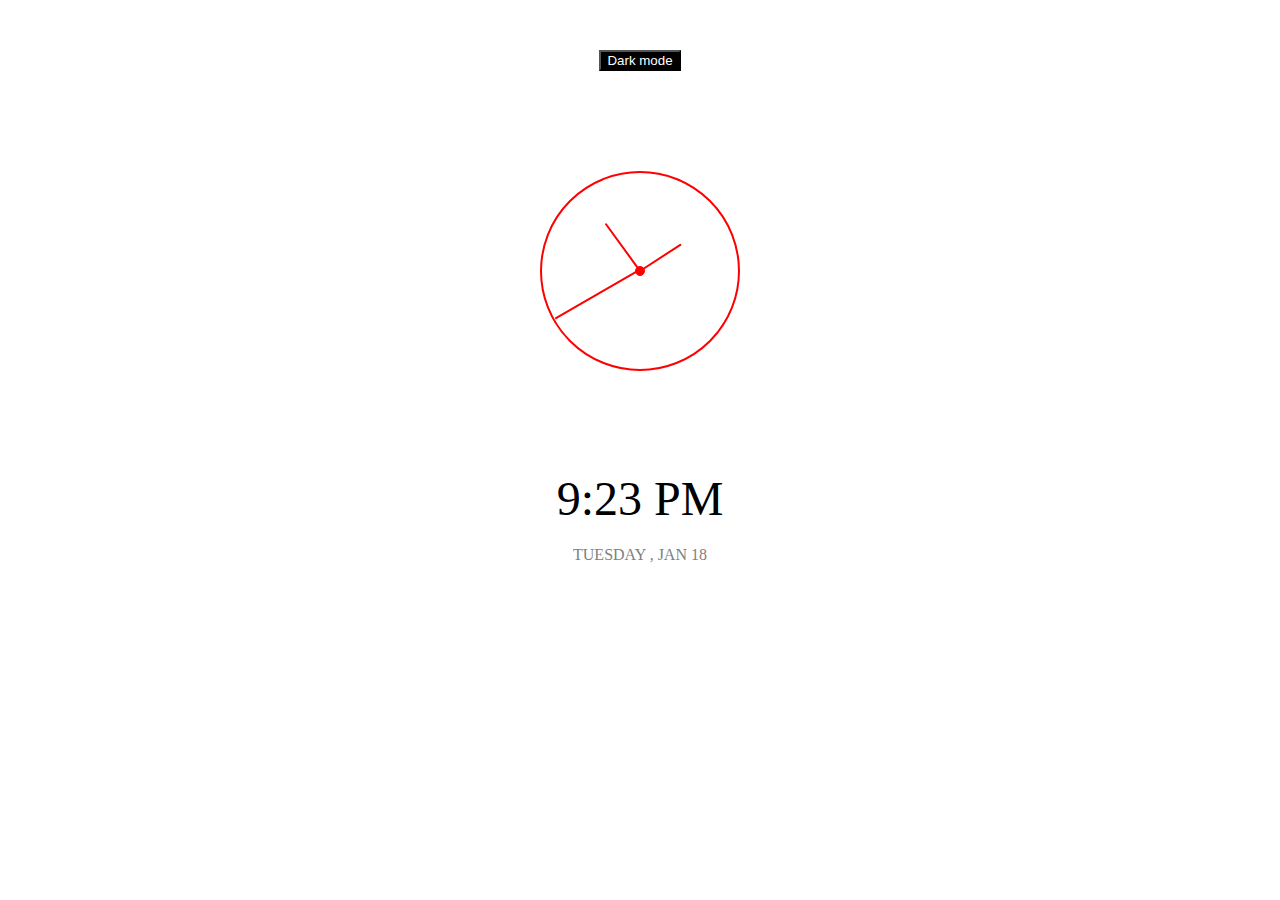
<file: index.html>
<!DOCTYPE html>
<html>
<head>
	<meta charset="utf-8">
	<meta name="viewport" content="width=device-width, initial-scale=1">
	<title>Theme Clock</title>
	<link rel="stylesheet" type="text/css" href="style.css">
</head>
<body>
	<button id="toggleButton">Dark mode</button>

	<div id="clock-container">
		

        <div id="clock">

        	<div id="center"></div>
        	<div id="hour"></div>
        	<div id="minute"></div>
        	<div id="second"></div>

        	
        </div>

		<div id="time">
			9:23 PM
		</div>

		<div id="date">
		TUESDAY , JAN 18
	    </div>


	</div>
   <script type="text/javascript" src="theme.js"></script>
</body>
</html>
</file>
<file: style.css>
*{
	box-sizing: border-box;
}
body{
	padding: 0;
	margin: 0 auto;
	text-align: center;
	justify-content: center;
}


#time{
	margin-top: 10px;
	font-size: 3em;
}
#date{
	margin-top: 20px;
	color: gray;
}
button{
	margin-top: 50px;
	background-color: black ;
	color: white;
}
#clock{
	margin:  100px auto;
	height: 200px;
	width: 200px;
	border: 2px solid red;
	border-radius: 50%;
	position: relative;
	
}
#hour,#minute{
	width: 1%;
	position: absolute;
	top: 50%;
	left: 50%;
	transform: translate(-50%,-100%);
	transform-origin: bottom;
	z-index: 1;
	border-radius: 1em;

}
#center
{
    position: absolute;
    top: 0;
    left: 0;
    right: 0;
    bottom: 0;
    width: 10px;
    height: 10px;
    background: red;
    border: 1px solid red;
    border-radius: 50%;
    margin: auto;
    z-index: 10;
}
#hour{
	height: 25%;
	background-color: red;
}
#minute{
	height: 30%;
	background-color: red;
}
#second{
	height: 50%;
	background-color: red;
}
#second{
	width: 1%;
	position: absolute;
	top: 42%;
	left: 50%;
	transform: translate(-50%,-100%);
	transform-origin: bottom;
	z-index: 5;
	border-radius: 1em;

}
</file>
